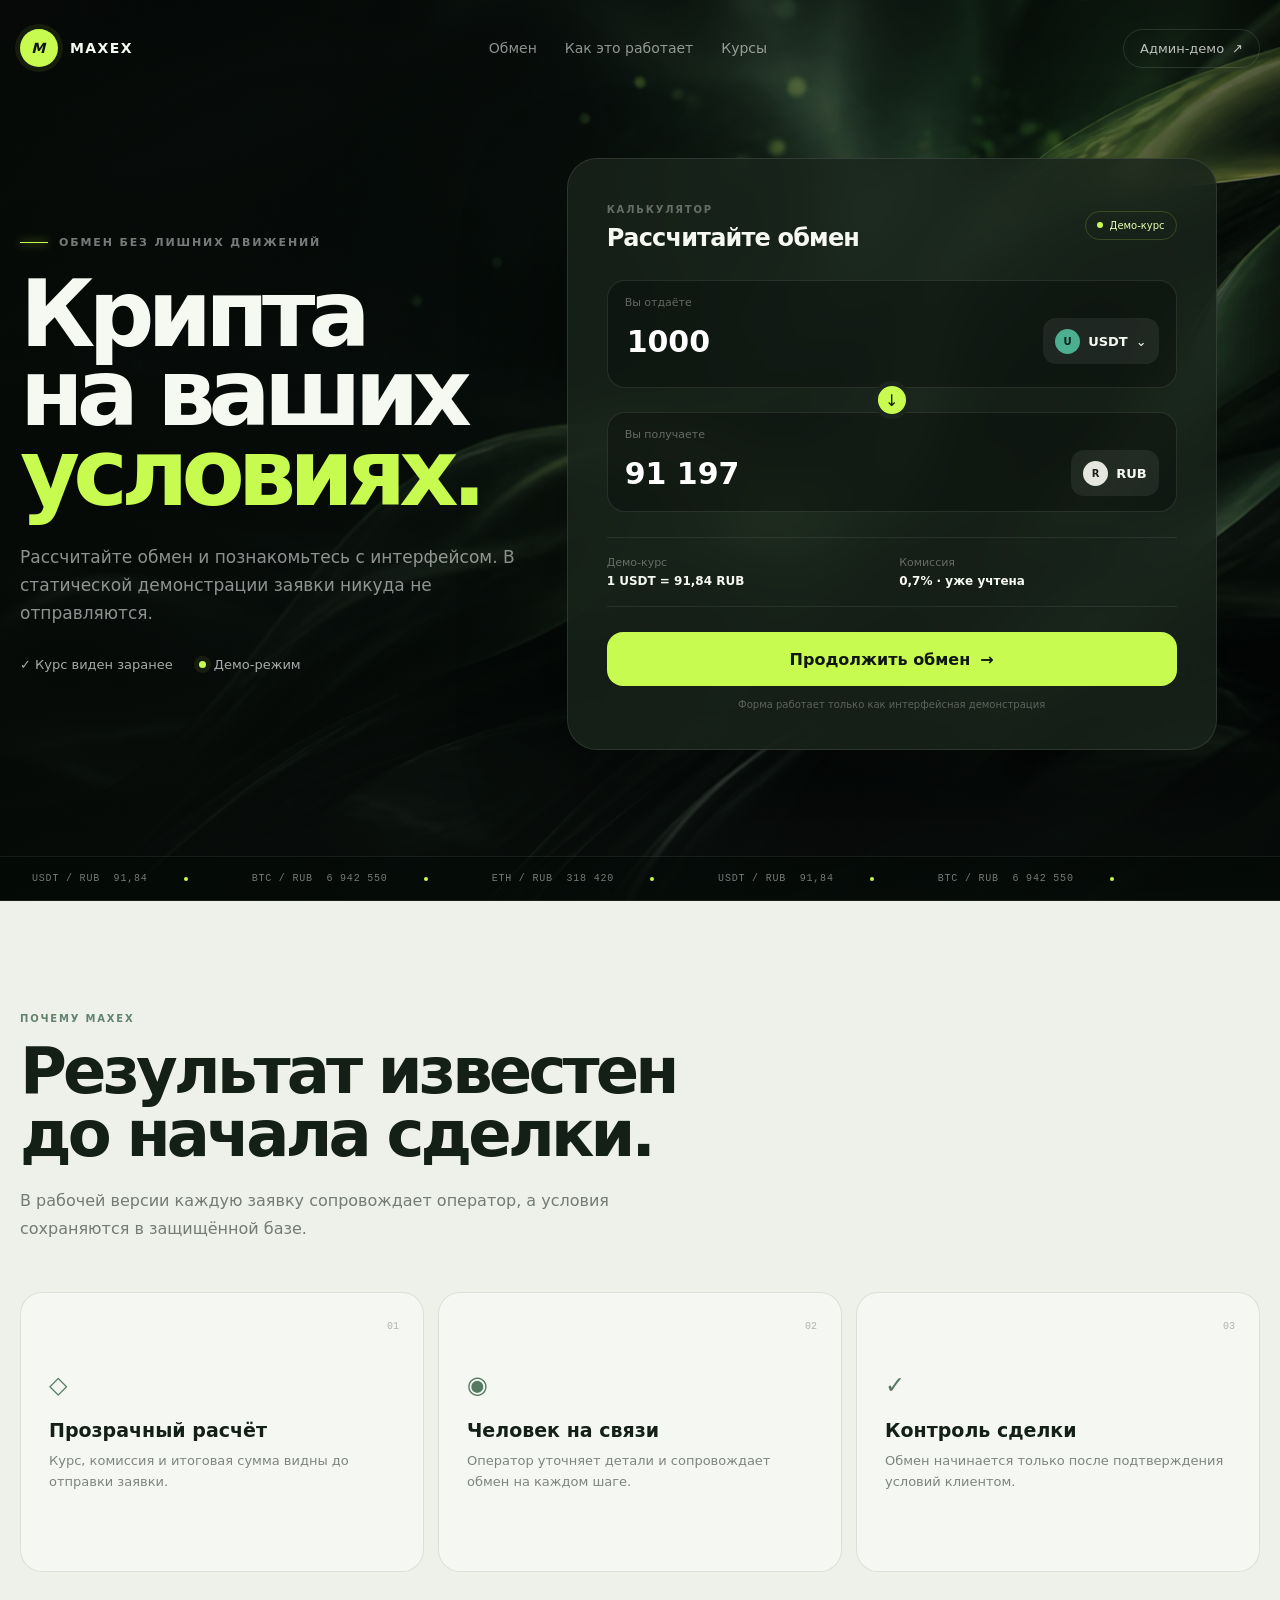
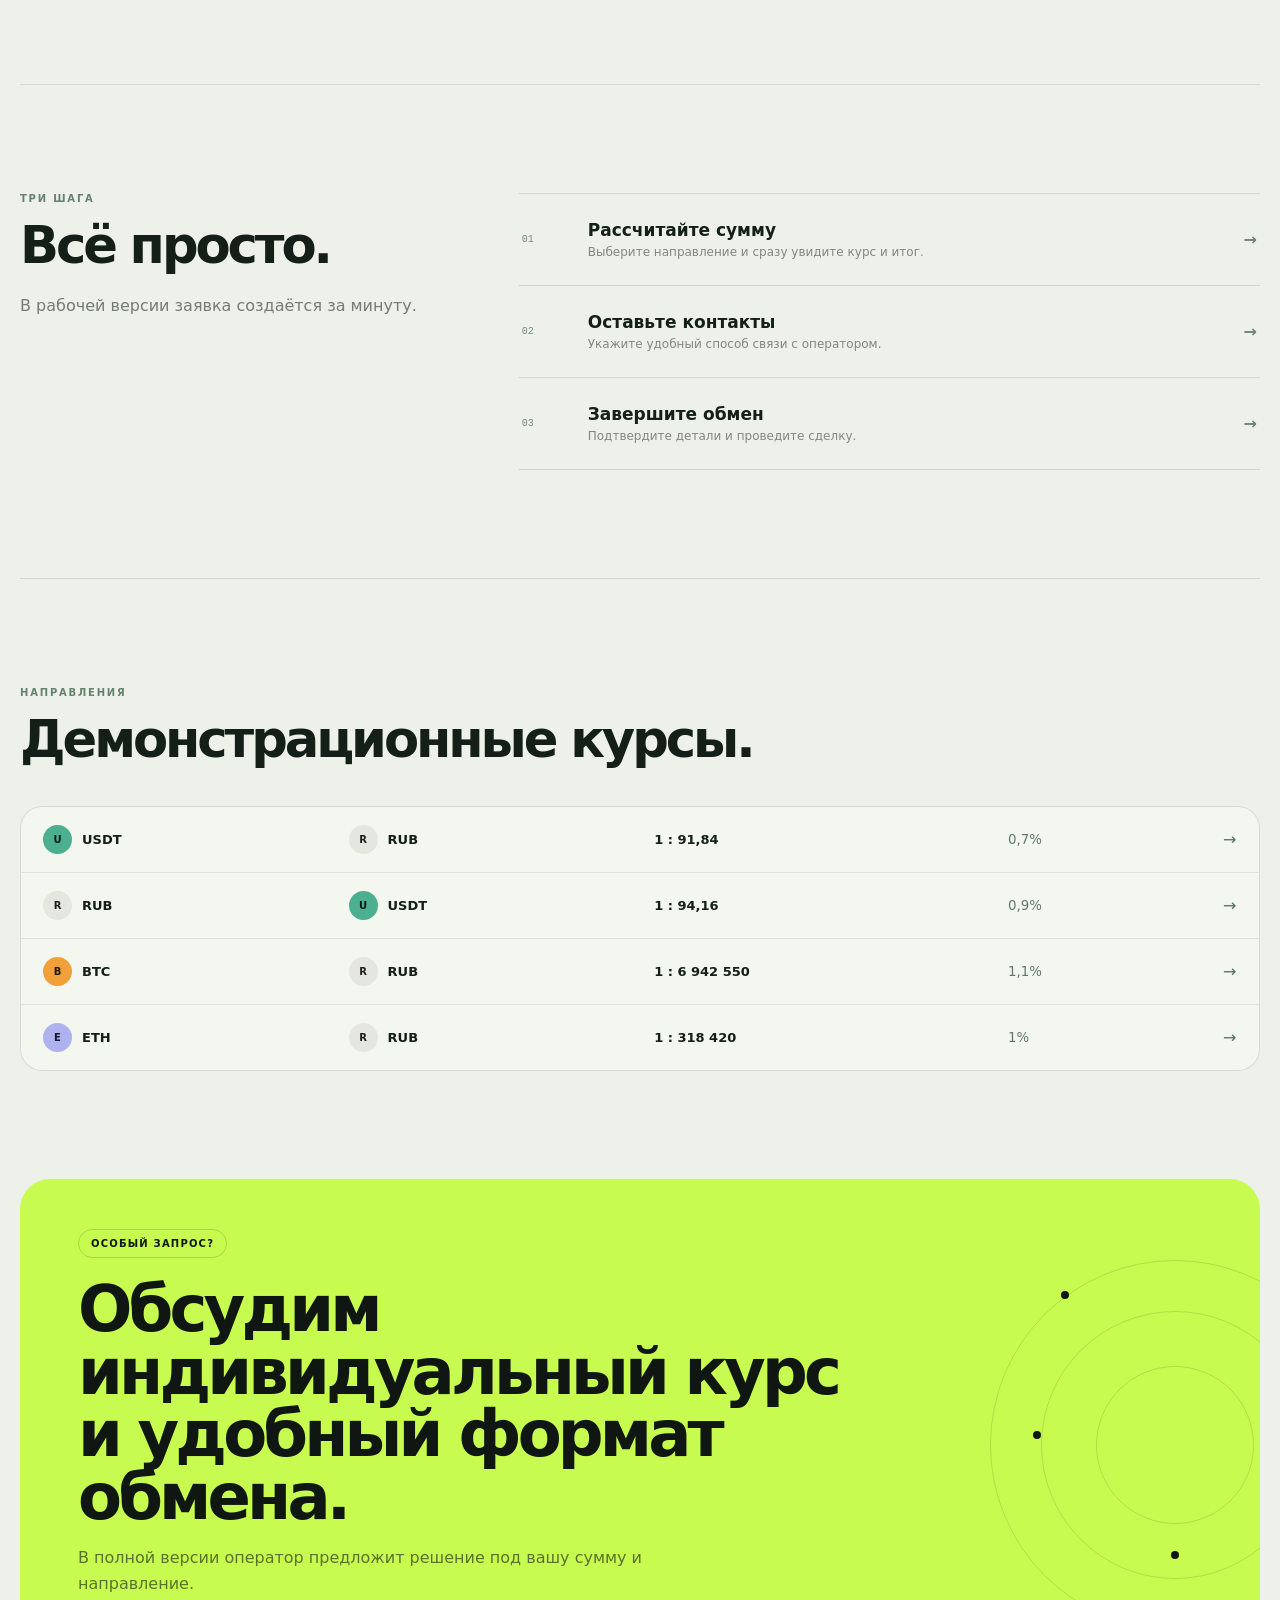
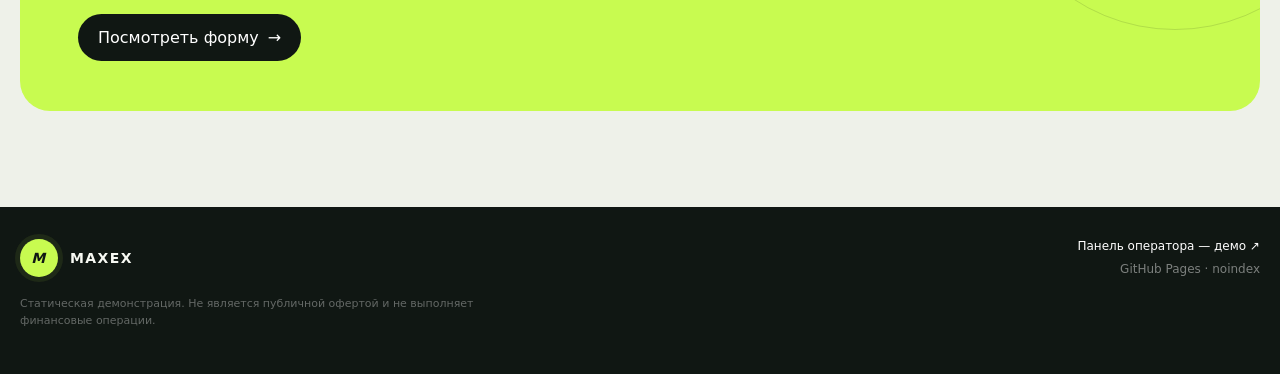
<file: index.html>
<!doctype html>
<html lang="ru">
  <head>
    <meta charset="UTF-8" />
    <meta name="viewport" content="width=device-width, initial-scale=1" />
    <meta name="robots" content="noindex,nofollow,noarchive,nosnippet,noimageindex" />
    <meta name="googlebot" content="noindex,nofollow,noarchive,nosnippet,noimageindex" />
    <meta name="description" content="Статическая демонстрация интерфейса криптообменника." />
    <meta property="og:title" content="MAXEX — обмен криптовалюты" />
    <meta property="og:description" content="Крипта на ваших условиях. Прозрачный курс и поддержка оператора." />
    <meta property="og:image" content="https://kibosh13.github.io/crypto-obmen-demo/assets/og.png" />
    <meta property="og:type" content="website" />
    <meta name="twitter:card" content="summary_large_image" />
    <meta name="twitter:title" content="MAXEX — обмен криптовалюты" />
    <meta name="twitter:description" content="Крипта на ваших условиях. Прозрачный курс и поддержка оператора." />
    <meta name="twitter:image" content="https://kibosh13.github.io/crypto-obmen-demo/assets/og.png" />
    <title>MAXEX — демонстрация обменника</title>
    <link rel="icon" href="./assets/favicon.svg" />
    <link rel="stylesheet" href="./styles.css" />
  </head>
  <body>
    <main class="site-shell">
      <div class="hero-art" aria-hidden="true"></div>
      <header class="header page-width">
        <a class="brand" href="#top" aria-label="MAXEX — обмен криптовалюты"><i>M</i><span>MAXEX</span></a>
        <nav aria-label="Основная навигация">
          <a href="#exchange">Обмен</a><a href="#how">Как это работает</a><a href="#rates">Курсы</a>
        </nav>
        <a class="admin-link" href="./admin/">Админ-демо <span>↗</span></a>
      </header>

      <section id="top" class="hero page-width">
        <div class="hero-copy">
          <p class="eyebrow"><i></i> Обмен без лишних движений</p>
          <h1>Крипта<br />на ваших<br /><em>условиях.</em></h1>
          <p class="hero-text">Рассчитайте обмен и познакомьтесь с интерфейсом. В статической демонстрации заявки никуда не отправляются.</p>
          <div class="trust-row"><span>✓ Курс виден заранее</span><span class="online">Демо-режим</span></div>
        </div>

        <section id="exchange" class="exchange-card" aria-labelledby="calculator-title">
          <div class="card-title"><div><small>Калькулятор</small><h2 id="calculator-title">Рассчитайте обмен</h2></div><span class="rate-live"><i></i> Демо-курс</span></div>
          <label class="currency-field" for="amount"><span>Вы отдаёте</span><div><input id="amount" inputmode="decimal" value="1000" aria-label="Сумма обмена" /><label class="select-wrap"><b id="fromCoin" class="coin usdt">U</b><strong id="fromCurrency">USDT</strong><span>⌄</span><select id="direction" aria-label="Направление обмена"></select></label></div><small id="amountHint"></small></label>
          <button id="swap" class="swap" type="button" aria-label="Поменять направление">↓</button>
          <div class="currency-field"><span>Вы получаете</span><div><output id="result">91 197</output><div class="static-currency"><b id="toCoin" class="coin rub">R</b><strong id="toCurrency">RUB</strong></div></div></div>
          <div class="rate-info"><p><span>Демо-курс</span><strong id="rate">1 USDT = 91,84 RUB</strong></p><p><span>Комиссия</span><strong id="fee">0,7% · уже учтена</strong></p></div>
          <button id="openModal" class="primary-button" type="button">Продолжить обмен <span>→</span></button>
          <p class="card-note">Форма работает только как интерфейсная демонстрация</p>
        </section>
      </section>

      <div class="ticker" aria-hidden="true"><div><span>USDT / RUB&nbsp; 91,84 <i></i></span><span>BTC / RUB&nbsp; 6 942 550 <i></i></span><span>ETH / RUB&nbsp; 318 420 <i></i></span><span>USDT / RUB&nbsp; 91,84 <i></i></span><span>BTC / RUB&nbsp; 6 942 550 <i></i></span></div></div>

      <section class="light-surface">
        <section class="benefits page-width">
          <div class="section-heading"><small>Почему MAXEX</small><h2>Результат известен<br />до начала сделки.</h2><p>В рабочей версии каждую заявку сопровождает оператор, а условия сохраняются в защищённой базе.</p></div>
          <div class="benefit-grid"><article><span>01</span><b>◇</b><h3>Прозрачный расчёт</h3><p>Курс, комиссия и итоговая сумма видны до отправки заявки.</p></article><article><span>02</span><b>◉</b><h3>Человек на связи</h3><p>Оператор уточняет детали и сопровождает обмен на каждом шаге.</p></article><article><span>03</span><b>✓</b><h3>Контроль сделки</h3><p>Обмен начинается только после подтверждения условий клиентом.</p></article></div>
        </section>

        <section id="how" class="how page-width"><div class="section-heading compact"><small>Три шага</small><h2>Всё просто.</h2><p>В рабочей версии заявка создаётся за минуту.</p></div><ol><li><span>01</span><div><h3>Рассчитайте сумму</h3><p>Выберите направление и сразу увидите курс и итог.</p></div><b>→</b></li><li><span>02</span><div><h3>Оставьте контакты</h3><p>Укажите удобный способ связи с оператором.</p></div><b>→</b></li><li><span>03</span><div><h3>Завершите обмен</h3><p>Подтвердите детали и проведите сделку.</p></div><b>→</b></li></ol></section>

        <section id="rates" class="rates page-width"><div class="section-heading compact"><small>Направления</small><h2>Демонстрационные курсы.</h2></div><div id="rateTable" class="rates-table"></div></section>

        <section class="cta page-width"><div><small>Особый запрос?</small><h2>Обсудим индивидуальный курс и удобный формат обмена.</h2><p>В полной версии оператор предложит решение под вашу сумму и направление.</p><button id="openModal2" type="button">Посмотреть форму <span>→</span></button></div><div class="orbit" aria-hidden="true"><i></i><i></i><i></i></div></section>
      </section>

      <footer class="footer page-width"><div><a class="brand" href="#top"><i>M</i><span>MAXEX</span></a><p>Статическая демонстрация. Не является публичной офертой и не выполняет финансовые операции.</p></div><div><a href="./admin/">Панель оператора — демо ↗</a><span>GitHub Pages · noindex</span></div></footer>
    </main>

    <div id="modal" class="modal" hidden>
      <section role="dialog" aria-modal="true" aria-labelledby="modalTitle"><button id="closeModal" class="modal-close" aria-label="Закрыть">×</button><p class="modal-kicker">Статическая демонстрация</p><h2 id="modalTitle">Куда вам написать?</h2><p class="modal-copy">Контакты не передаются и не сохраняются.</p><div class="modal-summary"><span id="modalFrom">1 000 USDT</span><b>→</b><strong id="modalTo">91 197 RUB</strong></div><form id="demoForm"><label>Ваше имя<input required placeholder="Алексей" /></label><label>Контакт<input required placeholder="@username или телефон" /></label><div class="pills"><button type="button" class="active">Telegram</button><button type="button">WhatsApp</button><button type="button">Телефон</button></div><button class="primary-button" type="submit">Показать результат <span>→</span></button></form><div id="success" class="success" hidden><i>✓</i><h3>Интерфейс работает.</h3><p>Это статическая демоверсия: заявка не отправлена и данные не сохранены.</p><button id="done" type="button">Готово</button></div></section>
    </div>
    <script src="./app.js" defer></script>
  </body>
</html>
</file>
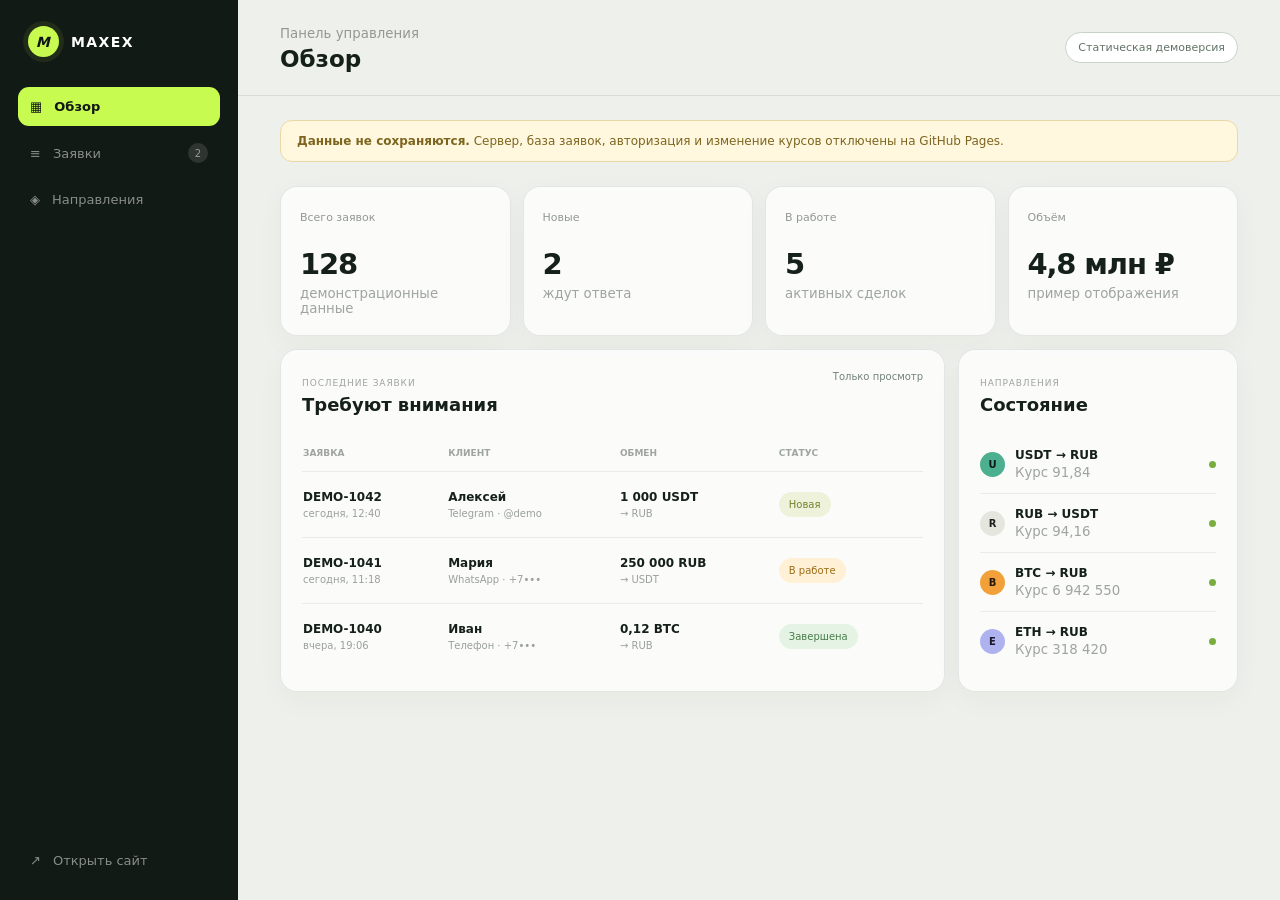
<file: admin/index.html>
<!doctype html>
<html lang="ru">
  <head>
    <meta charset="UTF-8" />
    <meta name="viewport" content="width=device-width, initial-scale=1" />
    <meta name="robots" content="noindex,nofollow,noarchive,nosnippet,noimageindex" />
    <meta name="googlebot" content="noindex,nofollow,noarchive,nosnippet,noimageindex" />
    <title>MAXEX — демонстрация админ-панели</title>
    <link rel="icon" href="../assets/favicon.svg" />
    <link rel="stylesheet" href="../styles.css" />
  </head>
  <body class="admin-body">
    <main class="admin-shell">
      <aside class="admin-sidebar"><a class="brand" href="../"><i>M</i><span>MAXEX</span></a><nav><button class="active">▦ <span>Обзор</span></button><button>≡ <span>Заявки</span><i>2</i></button><button>◈ <span>Направления</span></button></nav><a class="back-site" href="../">↗ <span>Открыть сайт</span></a></aside>
      <section class="admin-main">
        <header class="admin-header"><div><small>Панель управления</small><h1>Обзор</h1></div><span class="demo-badge">Статическая демоверсия</span></header>
        <div class="demo-warning"><strong>Данные не сохраняются.</strong> Сервер, база заявок, авторизация и изменение курсов отключены на GitHub Pages.</div>
        <div class="admin-content">
          <section class="stats"><article><span>Всего заявок</span><strong>128</strong><small>демонстрационные данные</small></article><article><span>Новые</span><strong>2</strong><small>ждут ответа</small></article><article><span>В работе</span><strong>5</strong><small>активных сделок</small></article><article><span>Объём</span><strong>4,8 млн ₽</strong><small>пример отображения</small></article></section>
          <section class="admin-grid"><article class="admin-panel"><div class="panel-title"><div><small>Последние заявки</small><h2>Требуют внимания</h2></div><span>Только просмотр</span></div><div class="admin-table-wrap"><table><thead><tr><th>Заявка</th><th>Клиент</th><th>Обмен</th><th>Статус</th></tr></thead><tbody><tr><td><strong>DEMO-1042</strong><small>сегодня, 12:40</small></td><td><strong>Алексей</strong><small>Telegram · @demo</small></td><td><strong>1 000 USDT</strong><small>→ RUB</small></td><td><span class="status new">Новая</span></td></tr><tr><td><strong>DEMO-1041</strong><small>сегодня, 11:18</small></td><td><strong>Мария</strong><small>WhatsApp · +7•••</small></td><td><strong>250 000 RUB</strong><small>→ USDT</small></td><td><span class="status work">В работе</span></td></tr><tr><td><strong>DEMO-1040</strong><small>вчера, 19:06</small></td><td><strong>Иван</strong><small>Телефон · +7•••</small></td><td><strong>0,12 BTC</strong><small>→ RUB</small></td><td><span class="status done">Завершена</span></td></tr></tbody></table></div></article><aside class="admin-panel"><div class="panel-title"><div><small>Направления</small><h2>Состояние</h2></div></div><div class="direction-list"><div><b class="coin usdt">U</b><p><strong>USDT → RUB</strong><small>Курс 91,84</small></p><i></i></div><div><b class="coin rub">R</b><p><strong>RUB → USDT</strong><small>Курс 94,16</small></p><i></i></div><div><b class="coin btc">B</b><p><strong>BTC → RUB</strong><small>Курс 6 942 550</small></p><i></i></div><div><b class="coin eth">E</b><p><strong>ETH → RUB</strong><small>Курс 318 420</small></p><i></i></div></div></aside></section>
        </div>
      </section>
    </main>
  </body>
</html>
</file>
<file: styles.css>
:root{--ink:#101713;--ink-2:#18231b;--lime:#c8fb50;--paper:#eef1e9;--white:#f6f8f2;--muted:rgba(255,255,255,.5);font-family:Inter,ui-sans-serif,system-ui,-apple-system,BlinkMacSystemFont,"Segoe UI",sans-serif;color-scheme:dark}*{box-sizing:border-box}html{scroll-behavior:smooth}body{margin:0;background:var(--ink);color:var(--white)}a{color:inherit;text-decoration:none}button,input,select{font:inherit}.site-shell{position:relative;overflow:hidden;background:var(--ink)}.page-width{width:min(100% - 40px,1328px);margin-inline:auto}.hero-art{position:absolute;inset:-3% -3% auto;height:1030px;background:url("./assets/hero-bg.png") 56% center/cover no-repeat;filter:saturate(.84) brightness(.72);transform:scale(1.04);animation:hero 16s ease-in-out infinite alternate}.hero-art:after{content:"";position:absolute;inset:0;background:linear-gradient(90deg,rgba(8,14,10,.94),rgba(8,14,10,.38) 42%,rgba(8,14,10,.05) 72%,rgba(8,14,10,.48)),linear-gradient(0deg,var(--ink),transparent 28%)}.header{position:relative;z-index:3;height:96px;display:flex;align-items:center;justify-content:space-between}.brand{display:flex;align-items:center;gap:12px;font-size:14px;font-weight:750;letter-spacing:.1em}.brand i{display:grid;width:38px;height:38px;place-items:center;border-radius:50%;background:var(--lime);color:var(--ink);font-style:italic;font-weight:900;box-shadow:0 0 0 5px rgba(200,251,80,.08)}.header nav{display:flex;gap:28px;color:rgba(255,255,255,.55);font-size:14px}.header nav a:hover{color:white}.admin-link{display:flex;align-items:center;gap:8px;border:1px solid rgba(255,255,255,.12);border-radius:999px;padding:11px 16px;color:rgba(255,255,255,.72);font-size:13px}.hero{position:relative;z-index:2;display:grid;grid-template-columns:.92fr 1.08fr;gap:48px;align-items:center;min-height:760px;padding-block:56px 100px}.hero-copy{max-width:650px}.eyebrow{display:flex;align-items:center;gap:11px;margin:0 0 26px;color:rgba(255,255,255,.46);font-size:11px;font-weight:750;letter-spacing:.17em;text-transform:uppercase}.eyebrow i{width:28px;height:1px;background:var(--lime);box-shadow:0 0 10px var(--lime)}.hero h1{margin:0;font-size:clamp(3.7rem,7.2vw,7.1rem);font-weight:670;line-height:.86;letter-spacing:-.075em}.hero h1 em{color:var(--lime);font-style:normal}.hero-text{max-width:540px;margin:30px 0 0;color:rgba(255,255,255,.55);font-size:17px;line-height:1.65}.trust-row{display:flex;gap:26px;margin-top:30px;color:rgba(255,255,255,.65);font-size:13px}.online{display:flex;align-items:center;gap:8px}.online:before{content:"";width:7px;height:7px;border-radius:50%;background:var(--lime);box-shadow:0 0 0 5px rgba(200,251,80,.08)}.exchange-card{position:relative;max-width:650px;margin-left:auto;border:1px solid rgba(255,255,255,.1);border-radius:30px;padding:clamp(24px,4vw,39px);background:rgba(25,36,28,.82);box-shadow:0 34px 100px rgba(0,0,0,.4);backdrop-filter:blur(22px)}.card-title{display:flex;align-items:center;justify-content:space-between;gap:16px;margin-bottom:28px}.card-title small{color:rgba(255,255,255,.35);font-size:10px;font-weight:750;letter-spacing:.18em;text-transform:uppercase}.card-title h2{margin:7px 0 0;font-size:24px;letter-spacing:-.035em}.rate-live{display:flex;align-items:center;gap:7px;border:1px solid rgba(200,251,80,.18);border-radius:999px;padding:8px 11px;color:#e4ffb4;font-size:10px}.rate-live i{width:6px;height:6px;border-radius:50%;background:var(--lime)}.currency-field{display:block;border:1px solid rgba(255,255,255,.1);border-radius:18px;padding:15px 17px;background:rgba(4,9,6,.35)}.currency-field>span{display:block;margin-bottom:9px;color:rgba(255,255,255,.35);font-size:11px}.currency-field>div{display:flex;align-items:center;gap:12px}.currency-field input,.currency-field output{min-width:0;flex:1;border:0;outline:0;background:transparent;color:white;font-size:30px;font-weight:600}.currency-field>small{display:block;margin-top:8px;color:#ffd37d;font-size:10px}.select-wrap,.static-currency{position:relative;display:flex;height:46px;align-items:center;gap:8px;border-radius:13px;padding:0 12px;background:rgba(255,255,255,.07);font-size:13px}.select-wrap select{position:absolute;inset:0;width:100%;cursor:pointer;opacity:0}.coin{display:grid;width:25px;height:25px;place-items:center;border-radius:50%;font-size:10px;font-weight:900;font-style:normal}.usdt{background:#4caf8f;color:#0a1914}.rub{background:#e5e7de;color:#1c211e}.btc{background:#f2a13a;color:#241707}.eth{background:#aeb2ef;color:#16182c}.swap{position:relative;z-index:2;display:grid;width:38px;height:38px;margin:-7px auto;place-items:center;border:5px solid #1a251d;border-radius:50%;background:var(--lime);color:var(--ink);cursor:pointer}.rate-info{display:grid;grid-template-columns:1fr 1fr;gap:15px;margin:25px 0;border-block:1px solid rgba(255,255,255,.08);padding:18px 0}.rate-info p{margin:0}.rate-info span{display:block;color:rgba(255,255,255,.34);font-size:11px}.rate-info strong{display:block;margin-top:5px;font-size:12px}.primary-button{display:flex;width:100%;height:54px;align-items:center;justify-content:center;gap:10px;border:0;border-radius:16px;background:var(--lime);color:var(--ink);cursor:pointer;font-weight:750}.primary-button:hover{background:#dcff8d}.card-note{margin:13px 0 0;color:rgba(255,255,255,.3);font-size:10px;text-align:center}.ticker{position:relative;z-index:2;overflow:hidden;border-block:1px solid rgba(255,255,255,.08);background:rgba(4,9,6,.45)}.ticker>div{display:flex;width:max-content;animation:ticker 22s linear infinite}.ticker span{display:flex;gap:36px;align-items:center;padding:16px 32px;color:rgba(255,255,255,.45);font-family:ui-monospace,monospace;font-size:10px;letter-spacing:.08em}.ticker i{width:4px;height:4px;border-radius:50%;background:var(--lime)}.light-surface{position:relative;z-index:2;padding-bottom:96px;background:var(--paper);color:#142017}.benefits{padding-block:112px}.section-heading small{display:block;margin-bottom:16px;color:#63836d;font-size:10px;font-weight:750;letter-spacing:.18em;text-transform:uppercase}.section-heading h2{max-width:820px;margin:0;font-size:clamp(2.6rem,5vw,5rem);font-weight:650;line-height:.98;letter-spacing:-.06em}.section-heading p{max-width:620px;margin:22px 0 0;color:rgba(20,32,23,.56);line-height:1.7}.section-heading.compact h2{font-size:clamp(2.5rem,4vw,4.2rem)}.benefit-grid{display:grid;grid-template-columns:repeat(3,1fr);gap:14px;margin-top:50px}.benefit-grid article{position:relative;min-height:280px;border:1px solid rgba(20,52,32,.12);border-radius:22px;padding:28px;background:rgba(255,255,255,.43);transition:.3s}.benefit-grid article:hover{transform:translateY(-6px);background:rgba(255,255,255,.75)}.benefit-grid article>span{position:absolute;right:24px;color:rgba(20,32,23,.3);font:10px ui-monospace,monospace}.benefit-grid article>b{display:block;margin-top:50px;color:#557a61;font-size:24px}.benefit-grid h3{margin:20px 0 0;font-size:19px}.benefit-grid p{margin:9px 0 0;color:rgba(20,32,23,.53);font-size:13px;line-height:1.65}.how{display:grid;grid-template-columns:.75fr 1.25fr;gap:54px;border-top:1px solid rgba(20,52,32,.12);padding-block:108px}.how ol{margin:0;padding:0;border-top:1px solid rgba(20,52,32,.14);list-style:none}.how li{display:grid;grid-template-columns:50px 1fr auto;gap:16px;align-items:center;border-bottom:1px solid rgba(20,52,32,.14);padding:26px 3px}.how li>span{color:#728d79;font:10px ui-monospace,monospace}.how h3{margin:0;font-size:17px}.how li p{margin:5px 0 0;color:rgba(20,32,23,.5);font-size:12px}.how li>b{color:#6a8472}.rates{border-top:1px solid rgba(20,52,32,.12);padding-block:108px}.rates-table{overflow:hidden;margin-top:42px;border:1px solid rgba(20,52,32,.13);border-radius:22px;background:rgba(255,255,255,.35)}.rate-row{display:grid;grid-template-columns:1.2fr 1.2fr 1.4fr .8fr 20px;gap:16px;align-items:center;border-bottom:1px solid rgba(20,52,32,.1);padding:18px 22px}.rate-row:last-child{border-bottom:0}.rate-row>span{display:flex;align-items:center;gap:10px;font-size:13px;font-weight:650}.rate-row .coin{width:29px;height:29px}.rate-row>strong{font-size:13px}.rate-row>small{color:#617966}.rate-row>button{border:0;background:transparent;color:#55715d;cursor:pointer}.cta{position:relative;overflow:hidden;border-radius:30px;padding:50px 58px;background:var(--lime);color:var(--ink)}.cta>div:first-child{position:relative;z-index:2;max-width:790px}.cta small{display:inline-block;border:1px solid rgba(16,23,19,.16);border-radius:999px;padding:8px 12px;font-size:10px;font-weight:750;letter-spacing:.12em;text-transform:uppercase}.cta h2{margin:20px 0 0;font-size:clamp(2.5rem,5vw,4.7rem);font-weight:650;line-height:.98;letter-spacing:-.06em}.cta p{max-width:590px;color:rgba(16,23,19,.6);line-height:1.65}.cta button,.success button{display:flex;align-items:center;gap:9px;border:0;border-radius:999px;padding:14px 20px;background:var(--ink);color:white;cursor:pointer}.orbit{position:absolute;right:-100px;top:50%;width:370px;height:370px;transform:translateY(-50%);border:1px solid rgba(16,23,19,.13);border-radius:50%}.orbit:before,.orbit:after{content:"";position:absolute;inset:50px;border:1px solid rgba(16,23,19,.13);border-radius:50%}.orbit:after{inset:105px}.orbit i{position:absolute;width:8px;height:8px;border-radius:50%;background:var(--ink)}.orbit i:nth-child(1){top:30px;left:70px}.orbit i:nth-child(2){top:170px;left:42px}.orbit i:nth-child(3){bottom:70px;left:180px}.footer{position:relative;z-index:2;display:flex;justify-content:space-between;gap:40px;padding-block:32px 44px}.footer>div:first-child p{max-width:480px;margin:18px 0 0;color:rgba(255,255,255,.35);font-size:11px;line-height:1.6}.footer>div:last-child{display:flex;flex-direction:column;align-items:flex-end;gap:9px;color:rgba(255,255,255,.45);font-size:12px}.footer>div:last-child a{color:white}.modal{position:fixed;z-index:100;inset:0;display:grid;place-items:center;overflow:auto;padding:20px;background:rgba(2,8,4,.78);backdrop-filter:blur(12px)}.modal[hidden]{display:none}.modal>section{position:relative;width:min(100%,500px);border:1px solid rgba(255,255,255,.12);border-radius:26px;padding:34px;background:#19231c;box-shadow:0 30px 100px #0008}.modal-close{position:absolute;right:16px;top:14px;border:0;background:none;color:rgba(255,255,255,.55);cursor:pointer;font-size:28px}.modal-kicker{color:var(--lime);font-size:10px;font-weight:750;letter-spacing:.14em;text-transform:uppercase}.modal h2{margin:10px 0 0;font-size:42px;letter-spacing:-.055em}.modal-copy{color:rgba(255,255,255,.46);font-size:13px}.modal-summary{display:flex;justify-content:space-between;gap:12px;margin:22px 0;border:1px solid rgba(255,255,255,.09);border-radius:14px;padding:13px 15px;font-size:12px}.modal-summary strong{color:#ddff9c}.modal form label{display:block;margin-top:13px;color:rgba(255,255,255,.5);font-size:11px}.modal form input{width:100%;height:46px;margin-top:7px;border:1px solid rgba(255,255,255,.1);border-radius:11px;outline:0;padding:0 13px;background:rgba(255,255,255,.04);color:white}.pills{display:grid;grid-template-columns:repeat(3,1fr);gap:7px;margin:16px 0}.pills button{border:1px solid rgba(255,255,255,.1);border-radius:10px;padding:9px;background:none;color:rgba(255,255,255,.48);cursor:pointer}.pills .active{border-color:rgba(200,251,80,.5);background:rgba(200,251,80,.08);color:#e4ffb0}.success{text-align:center}.success[hidden],#demoForm[hidden]{display:none}.success i{display:grid;width:64px;height:64px;margin:10px auto 22px;place-items:center;border-radius:50%;background:var(--lime);color:var(--ink);font-size:28px;font-style:normal}.success h3{font-size:28px}.success p{color:rgba(255,255,255,.5);line-height:1.6}.success button{margin:22px auto 0;padding-inline:28px}

/* admin demo */.admin-body{background:#eef1eb;color:#152019;color-scheme:light}.admin-shell{display:grid;min-height:100vh;grid-template-columns:238px 1fr}.admin-sidebar{position:sticky;top:0;display:flex;height:100vh;flex-direction:column;padding:26px 18px 20px;background:#121a15;color:white}.admin-sidebar .brand{padding:0 10px 30px}.admin-sidebar .brand i{width:31px;height:31px}.admin-sidebar nav{display:flex;flex-direction:column;gap:5px}.admin-sidebar nav button,.back-site{display:flex;align-items:center;gap:12px;border:0;border-radius:11px;padding:12px;background:transparent;color:rgba(255,255,255,.5);font-size:13px;text-align:left}.admin-sidebar nav button.active{background:var(--lime);color:var(--ink);font-weight:700}.admin-sidebar nav button i{display:grid;min-width:20px;height:20px;margin-left:auto;place-items:center;border-radius:99px;background:rgba(255,255,255,.12);font-size:10px;font-style:normal}.back-site{margin-top:auto}.admin-main{min-width:0}.admin-header{display:flex;height:96px;align-items:center;justify-content:space-between;border-bottom:1px solid rgba(22,45,30,.1);padding:0 42px}.admin-header small{color:rgba(21,32,25,.42)}.admin-header h1{margin:4px 0 0;font-size:23px}.demo-badge{border:1px solid #c8d2c8;border-radius:999px;padding:8px 12px;color:#617266;font-size:11px;background:white}.demo-warning{margin:24px 42px 0;border:1px solid #ead7a8;border-radius:12px;padding:13px 16px;background:#fff8df;color:#7d651f;font-size:12px}.admin-content{padding:24px 42px 42px}.stats{display:grid;grid-template-columns:repeat(4,1fr);gap:12px}.stats article,.admin-panel{border:1px solid rgba(22,45,30,.1);border-radius:17px;background:rgba(255,255,255,.75);box-shadow:0 8px 28px rgba(20,45,29,.04)}.stats article{padding:19px}.stats article>span{color:rgba(21,32,25,.45);font-size:11px}.stats article>strong{display:block;margin-top:22px;font-size:29px;letter-spacing:-.04em}.stats article>small{display:block;margin-top:5px;color:rgba(21,32,25,.4)}.admin-grid{display:grid;grid-template-columns:minmax(0,1.7fr) minmax(280px,.7fr);gap:13px;margin-top:13px}.admin-panel{min-width:0;padding:21px}.panel-title{display:flex;justify-content:space-between;gap:16px;margin-bottom:20px}.panel-title small{color:rgba(21,32,25,.4);font-size:9px;letter-spacing:.1em;text-transform:uppercase}.panel-title h2{margin:4px 0 0;font-size:18px}.panel-title>span{color:#718176;font-size:10px}.admin-table-wrap{overflow-x:auto}.admin-panel table{width:100%;border-collapse:collapse;font-size:12px}.admin-panel th{height:36px;color:rgba(21,32,25,.4);font-size:9px;text-align:left;text-transform:uppercase}.admin-panel td{height:66px;border-top:1px solid rgba(22,45,30,.08)}.admin-panel td strong,.admin-panel td small{display:block}.admin-panel td small{margin-top:4px;color:rgba(21,32,25,.42)}.status{display:inline-block;border-radius:99px;padding:7px 10px;font-size:10px}.status.new{background:#eff2db;color:#71812d}.status.work{background:#fff0d6;color:#9b6c15}.status.done{background:#e5f3e4;color:#477b48}.direction-list>div{display:flex;align-items:center;gap:10px;border-bottom:1px solid rgba(22,45,30,.08);padding:13px 0}.direction-list>div:last-child{border:0}.direction-list p{min-width:0;flex:1;margin:0}.direction-list p strong,.direction-list p small{display:block}.direction-list p strong{font-size:12px}.direction-list p small{margin-top:3px;color:rgba(21,32,25,.4)}.direction-list>div>i{width:7px;height:7px;border-radius:50%;background:#7aad40}

@keyframes hero{from{transform:scale(1.04) translate(-.5%,-.3%)}to{transform:scale(1.1) translate(1.2%,.8%)}}@keyframes ticker{to{transform:translateX(-50%)}}@media(max-width:820px){.header nav{display:none}.hero{grid-template-columns:minmax(0,1fr);padding-top:40px}.hero>*{min-width:0}.hero h1{font-size:clamp(3.5rem,16vw,5rem)}.exchange-card{width:100%;min-width:0;margin:0 auto}.benefit-grid,.how{grid-template-columns:1fr}.how{gap:40px}.rate-row{grid-template-columns:1fr 1fr 22px}.rate-row>strong,.rate-row>small{grid-row:2}.rate-row>button{grid-column:3;grid-row:1/span 2}.cta{padding:38px 28px}.orbit{right:-250px;opacity:.35}.footer{flex-direction:column}.footer>div:last-child{align-items:flex-start}.admin-shell{grid-template-columns:64px minmax(0,1fr)}.admin-sidebar{padding:22px 9px}.admin-sidebar .brand span,.admin-sidebar nav span,.back-site span{display:none}.admin-sidebar .brand,.admin-sidebar nav button,.back-site{justify-content:center}.admin-sidebar nav button i{position:absolute;margin:-26px 0 0 26px}.admin-header{height:82px;padding:0 18px}.demo-badge{display:none}.demo-warning{margin:16px 16px 0}.admin-content{padding:16px}.stats{grid-template-columns:1fr 1fr}.admin-grid{grid-template-columns:minmax(0,1fr)}}@media(max-width:520px){.page-width{width:min(100% - 28px,1328px)}.header{height:80px}.admin-link{padding:10px;font-size:0}.admin-link span{font-size:15px}.hero{min-height:0;padding-bottom:74px}.trust-row{flex-direction:column;gap:12px}.exchange-card{border-radius:22px;padding:20px}.card-title h2{font-size:20px}.rate-live{display:none}.currency-field input,.currency-field output{font-size:24px}.rate-info{grid-template-columns:1fr}.benefits,.how,.rates{padding-block:76px}.benefit-grid{grid-template-columns:1fr}.rate-row{padding:16px}.rate-row>span{font-size:11px}.cta h2{font-size:2.6rem}.modal>section{padding:27px 20px}.modal h2{font-size:34px}.stats{grid-template-columns:1fr}.admin-grid .admin-panel:last-child{display:none}}@media(prefers-reduced-motion:reduce){*{scroll-behavior:auto!important;animation-duration:.01ms!important;animation-iteration-count:1!important}}
</file>
